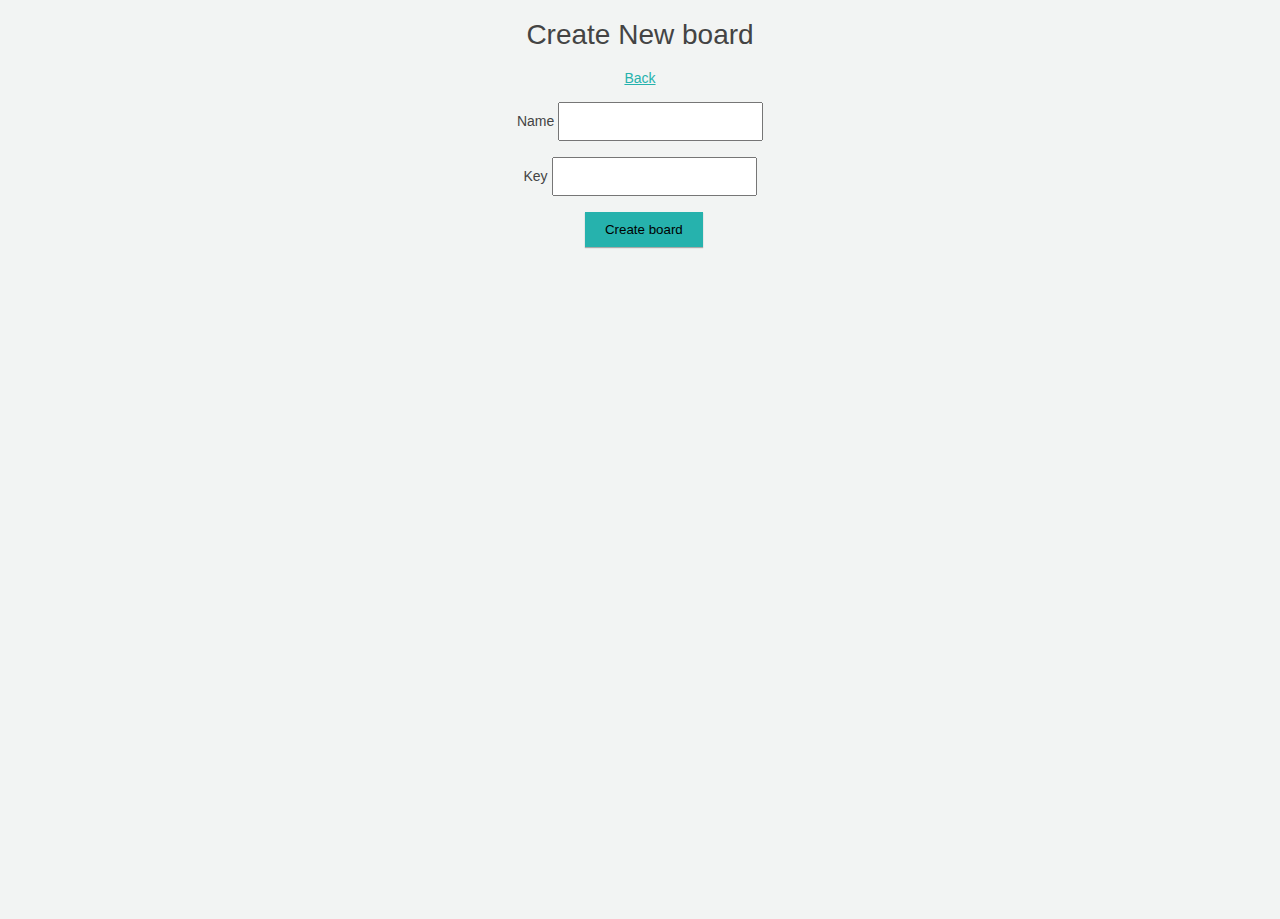
<file: views/boards/create_new_db.html>
<!DOCTYPE html>
<html lang="en">

<head>
    <link rel="stylesheet" href="../../public/css/main.css" >
</head>

<body>
<div align="center">
    <main class="main">
        <h1>Create New board</h1>
        <a href="./dashboard.html" >Back</a><br><br>
        <form class="form-input" action="/boards" method="post">
            <div class="form-group">
                <label for="name">Name</label>
                <input type="text" class="form-control" id="name" name="name" required/>
            </div>
            <br>
            <div class="form-group">
                <label for="key">Key</label>
                <input type="text" class="form-control" id="key" name="key" required/>
            </div>
            <br>
            &nbsp;&nbsp;<input class="btn btn-primary" type="submit" value="Create board" />
            <br>
        </form>
    </main>
    </div>
</body>

</html>
</file>
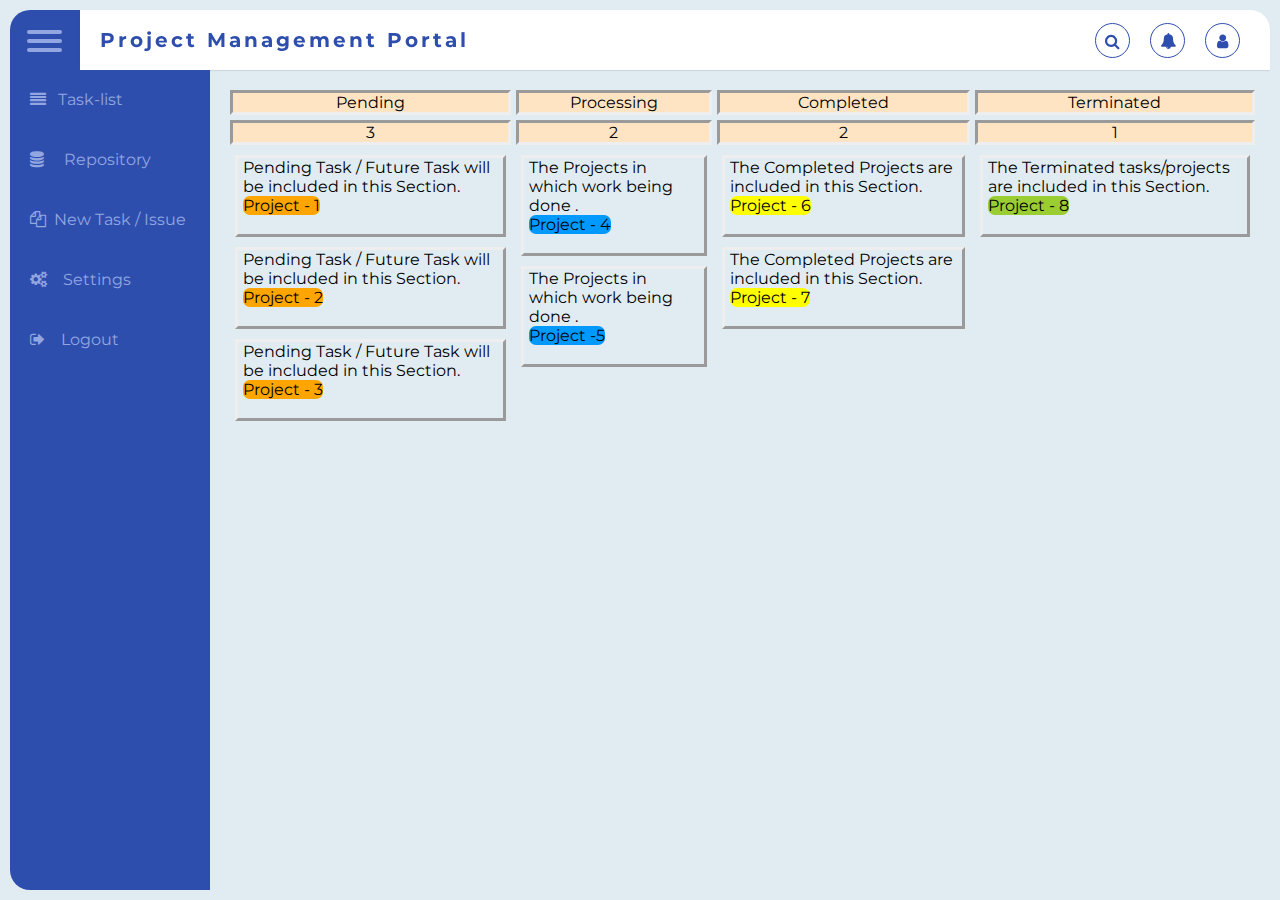
<file: views/boards/dashboard.html>
<!DOCTYPE html>
<html lang="en">

<head>
    <meta charset="UTF-8">
    <title>Dashboard</title>
    <link rel="stylesheet" href="https://cdnjs.cloudflare.com/ajax/libs/font-awesome/4.7.0/css/font-awesome.min.css">

    <script src="https://code.jquery.com/jquery-3.4.1.min.js"></script>
    <link rel="stylesheet" href="https://stackpath.bootstrapcdn.com/bootstrap/4.1.3/css/bootstrap.min.css" integrity="sha384-MCw98/SFnGE8fJT3GXwEOngsV7Zt27NXFoaoApmYm81iuXoPkFOJwJ8ERdknLPMO" crossorigin="anonymous">
    <link rel="stylesheet" href="./css/main.css">
    
    <script src="https://code.jquery.com/jquery-3.3.1.slim.min.js" integrity="sha384-q8i/X+965DzO0rT7abK41JStQIAqVgRVzpbzo5smXKp4YfRvH+8abtTE1Pi6jizo" crossorigin="anonymous"></script>
    <script src="https://cdnjs.cloudflare.com/ajax/libs/popper.js/1.14.3/umd/popper.min.js" integrity="sha384-ZMP7rVo3mIykV+2+9J3UJ46jBk0WLaUAdn689aCwoqbBJiSnjAK/l8WvCWPIPm49" crossorigin="anonymous"></script>
    <script src="https://stackpath.bootstrapcdn.com/bootstrap/4.1.3/js/bootstrap.min.js" integrity="sha384-ChfqqxuZUCnJSK3+MXmPNIyE6ZbWh2IMqE241rYiqJxyMiZ6OW/JmZQ5stwEULTy" crossorigin="anonymous"></script>
</head>

<body>

    <div class="wrapper">
        <div class="top_navbar">
            <div class="hamburger">
                <div class="one"></div>
                <div class="two"></div>
                <div class="three"></div>
            </div>
            <div class="top_menu">
                <div class="logo">
                    Project Management Portal
                </div>
                <ul>
                    <li>
                        <a href="#">
                            <i class="fa fa-search"></i></a>
                    </li>
                    <li>
                        <a href="#">
                            <i class="fa fa-bell"></i>
                        </a>
                    </li>
                    <li>
                        <a href="../users/userdetails.htm">
                            <i class="fa fa-user"></i>
                        </a>
                    </li>
                </ul>
            </div>
        </div>

        <div class="sidebar">
            <ul>
                <li>
                    <a href="#"><i class="fa fa-align-justify" aria-hidden="true"></i>&nbsp;&nbsp;
                        Task-list</a>
                </li>

                <li>
                    <a href="https://github.com/Aryan12345nn/Project-Management-Portal" target="__blank"> <i class="fa fa-database" aria-hidden="true"></i> &nbsp; &nbsp; Repository
                    </a>
                </li>
              
                <li>
                    <a href="../issues/new.html"> <i class="fa fa-files-o" aria-hidden="true"></i>&nbsp; New Task / Issue</a>
                </li>

                <li>

                    <a href="../settings/settings.html"> <i class="fa fa-cogs" aria-hidden="true"></i> &nbsp;&nbsp; Settings</a>
                </li>

                <li>

                    <a href="../login/login.html">
                        <i class="fa fa-sign-out" aria-hidden="true"></i> &nbsp;&nbsp; Logout
                    </a>
                </li>
                <br>

            </ul>
        </div>

        <div class="main_container">
            <div class="card-containers">
                <div class="levels list">
                    <span class="leveless">Pending</span>
                    <span class="leveless" id="todo-count">3</span>

                    <div class="todo-item list-item" draggable="true">
                        <section>
                            <p> Pending Task / Future Task will be included in this Section. </p>
                            <span style="background-color: orange;
                                    box-sizing: content-box; border-radius: 7px;
                                    align-content: center;"> Project - 1 </span>
                            <br>
                            <br>
                        </section>

                    </div>
                    <div class="todo-item list-item" draggable="true">
                        <section>
                            <p> Pending Task / Future Task will be included in this Section. </p>
                            <span style="background-color: orange;
                                    box-sizing: content-box; border-radius: 7px;
                                    align-content: center;"> Project - 2 </span>
                            <br>
                            <br>
                        </section>

                    </div>
                    <div class="todo-item list-item" draggable="true">
                        <section>
                            <p> Pending Task / Future Task will be included in this Section. </p>
                            <span style="background-color: orange;
                                    box-sizing: content-box; border-radius: 7px;
                                    align-content: center;"> Project - 3 </span>
                            <br>
                            <br>
                            </section>

                    </div>



                </div>

                <div class="levels list">
                    <span class="leveless">Processing</span>
                    <span class="leveless" id="inprogress-count">2</span>

                    <div class="Inprogress-item list-item" draggable="true">
                        <section>
                            <p> The Projects in which work being done . </p>
                            <span style="background-color: rgb(0, 153, 255);
                                    box-sizing: content-box; border-radius: 7px;
                                    align-content: center;"> Project - 4 </span>
                            <br>
                            <br>
                        </section>

                    </div>


                    <div class="Inprogress-item list-item" draggable="true">
                        <section>
                            <p> The Projects in which work being done . </p>
                            <span style="background-color: rgb(0, 153, 255);
                                    box-sizing: content-box; border-radius: 7px;
                                    align-content: center;"> Project -5 </span>
                            <br>
                            <br>
                         </section>

                    </div>

                </div>

                <div class="levels list">
                    <span class="leveless">Completed</span>
                    <span class="leveless" id="intesting-count">2</span>
                    <div class="intesting-item list-item" draggable="true">
                        <section>
                            <p> The Completed Projects are included in this Section. </p>
                            <span style="background-color: yellow;
                                    box-sizing: content-box; border-radius: 7px;
                                    align-content: center;"> Project - 6 </span>
                            <br>
                            <br>
                        </section>

                    </div>

                    <div class="intesting-item list-item" draggable="true">
                        <section>
                            <p> The Completed Projects are included in this Section. </p>
                            <span style="background-color: yellow;
                                    box-sizing: content-box; border-radius: 7px;
                                    align-content: center;"> Project - 7 </span>
                            <br>
                            <br>
                        </section>

                    </div>

                </div>

                <div class="levels list">
                    <span class="leveless">Terminated</span>
                    <span class="leveless" id="done-count">1</span>
                    <div class="done-item list-item" draggable="true">
                        <section>
                            <p>The Terminated tasks/projects are included in this Section. </p>
                            <span style="background-color: yellowgreen;
                                    box-sizing: content-box; border-radius: 7px;
                                    align-content: center;"> Project - 8 </span>
                            <br>
                            <br>
                        </section>
                </div>

            </div>

        </div>
    </div>
    
    <script src="./js/draggable.js"></script>
    <script>
        $(document).ready(function() {
            $("#exampleModalCenter").modal();
        });
    </script>
</body>

</html>

</html>
</file>
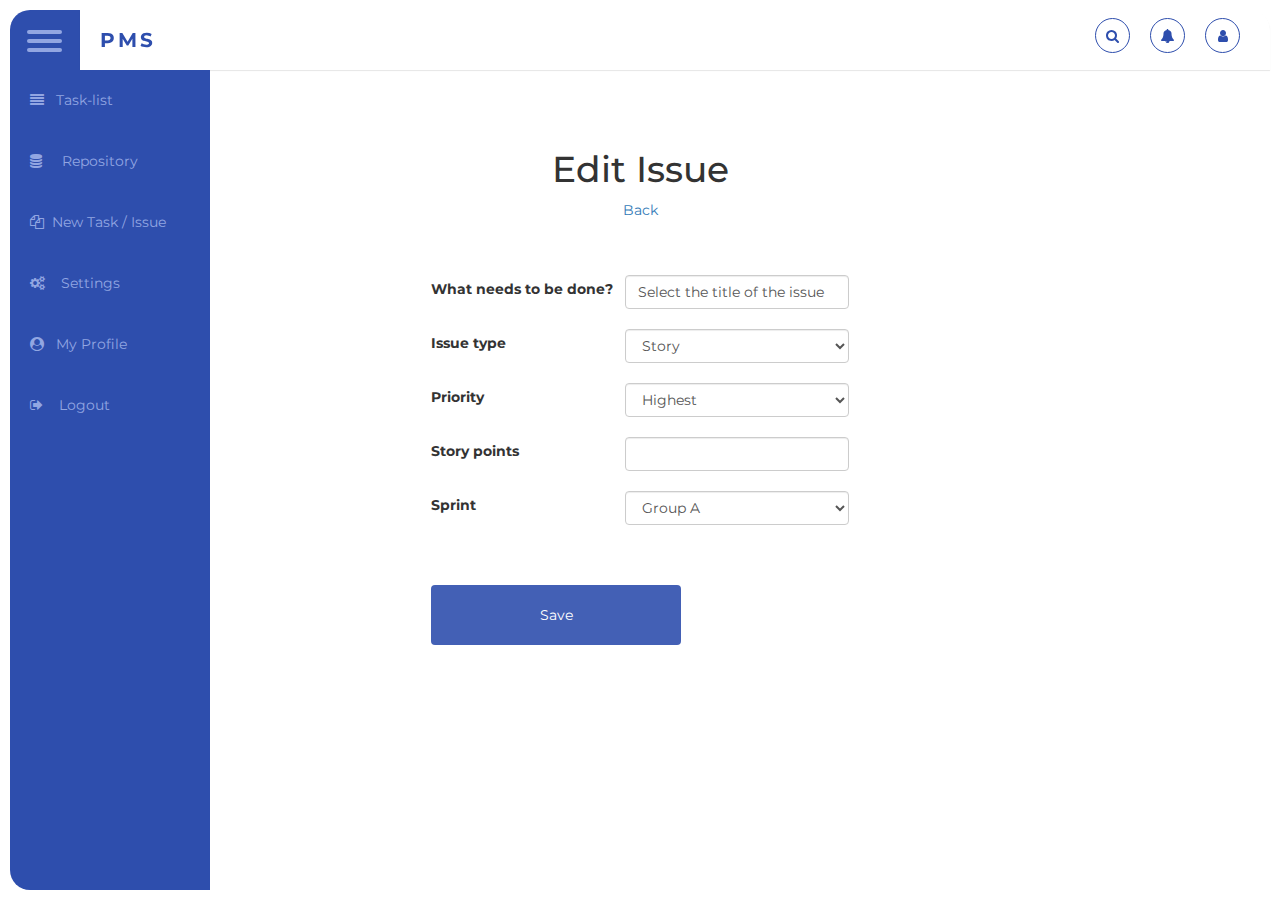
<file: views/issues/edit.html>
<!DOCTYPE html>
<html lang="en">

<head>
    <meta charset="UTF-8">
    <title>Edit Issue / Task</title>
    <link rel="stylesheet" href="./main.css">
    <link rel="stylesheet" href="https://cdnjs.cloudflare.com/ajax/libs/font-awesome/4.7.0/css/font-awesome.min.css">
    <script src="https://code.jquery.com/jquery-3.4.1.min.js"></script>
    <!-- <script>
        $(document).ready(function() {
            $(".hamburger").click(function() {
                $(".wrapper").toggleClass("collapse");
            });
        });
    </script> -->

    <link href="//maxcdn.bootstrapcdn.com/bootstrap/3.3.0/css/bootstrap.min.css" rel="stylesheet" id="bootstrap-css">
    <script src="//maxcdn.bootstrapcdn.com/bootstrap/3.3.0/js/bootstrap.min.js"></script>
    <script src="//code.jquery.com/jquery-1.11.1.min.js"></script>

</head>

<body>

    <div class="wrapper">
        <div class="top_navbar">
            <div class="hamburger">
                <div class="one"></div>
                <div class="two"></div>
                <div class="three"></div>
            </div>
            <div class="top_menu">
                <div class="logo">
                    PMS
                </div>
                <ul>
                    <li>
                        <a href="#">
                            <i class="fa fa-search"></i></a>
                    </li>
                    <li>
                        <a href="#">
                            <i class="fa fa-bell"></i>
                        </a>
                    </li>
                    <li>
                        <a href="../users/userdetails.htm">
                            <i class="fa fa-user"></i>
                        </a>
                    </li>
                </ul>
            </div>
        </div>

        <div class="sidebar">
            <ul>
                <li>
                    <a href="../boards/dashboard.html"><i class="fa fa-align-justify" aria-hidden="true"></i>&nbsp;&nbsp;
                        Task-list</a>
                </li>


                <li>
                    <a href="https://github.com/Aryan12345nn/Project-Management-Portal" target="__blank"> <i class="fa fa-database" aria-hidden="true"></i> &nbsp; &nbsp; Repository
                    </a>
                </li>

                <li>
                    <a href="../issues/new.html"> <i class="fa fa-files-o" aria-hidden="true"></i>&nbsp; New Task / Issue</a>
                </li>

                <li>

                    <a href="../settings/settings.html"> <i class="fa fa-cogs" aria-hidden="true"></i> &nbsp;&nbsp; Settings</a>
                </li>

                <li>

                    <a href="../users/userdetails.htm"> <i class="fa fa-user-circle" aria-hidden="true"></i>&nbsp;&nbsp; My Profile</a>
                </li>

                <li>

                    <a href="../login/login.html">
                        <i class="fa fa-sign-out" aria-hidden="true"></i> &nbsp;&nbsp; Logout
                    </a>
                </li>
                <br>

            </ul>
        </div>

        <div style="height: 120px;"></div>

        <div class="main" align="center">
            <h1>Edit Issue</h1>
            <a href="../boards/dashboard.html" onclick="history.go(-1)">Back</a>
            <br><br><br>

            <table>
                <form class="form-input" action="./show.html">

                    <tr>
                        <div class="form-group">
                            <td>
                                <label for="title">What needs to be done? &nbsp;&nbsp;</label>
                            </td>
                            <td>
                                <input type="text" class="form-control" id="title" name="title" value="Select the title of the issue" required>
                            </td>
                        </div>
                    </tr>

                    <tr>
                        <td>
                            <br>
                        </td>
                    </tr>

                    <tr>

                        <div class="form-group">
                            <td>
                                <label for="type">Issue type</label>
                            </td>
                            <td>
                                <select name="type" class="form-control short" id="type">
								<option value="Story">
									Story
							</option>
							<option value="Task">
								Task
							</option>
							<option value="Bug">
								Bug
							</option>
							<option value="Epic">
								Epic
							</option>
						</select>
                            </td>
                        </div>
                    </tr>


                    <tr>
                        <td>
                            <br>
                        </td>
                    </tr>

                    <tr>
                        <div class="form-group">
                            <td>
                                <label for="priority">Priority</label>
                            </td>
                            <td>
                                <select name="priority" class="form-control short" id="priority">
								<option value="Highest" >
									Highest
							</option>
							<option value="Highest" >
								High
							</option>
							<option value="Highest" >
								Medium
							</option>
							<option value="Highest" >
								Low
							</option>
							<option value="Highest" >
								Lowest
							</option>
						</select>
                            </td>
                        </div>
                    </tr>


                    <tr>
                        <td>
                            <br>
                        </td>
                    </tr>


                    <tr>
                        <div class="form-group">
                            <td>
                                <label for="storyPoints">Story points</label>
                            </td>
                            <td>
                                <input type="number" class="form-control shorter" id="storyPoints" name="storyPoints" value="<%= issue.storyPoints %>">
                            </td>
                        </div>
                    </tr>


                    <tr>
                        <td>
                            <br>
                        </td>
                    </tr>

                    <tr>
                        <div class="form-group">
                            <td>
                                <label for="sprint">Sprint</label>
                            </td>
                            <td>
                                <select name="sprint" class="form-control normal" id="sprint">
								<option value="Group A" >
									Group A
								</option>
								<option value="Group A" >
									Group B
								</option>
								<option value="Group A" >
									Group C
								</option>
							</select>
                            </td>
                        </div>
                    </tr>


                    <tr>
                        <td>
                            <br>
                        </td>
                    </tr>

                    <tr>
                        <td colspan="2">
                            <input class="btn flat-button" type="submit" value="Save">
                        </td>
                    </tr>
                </form>
            </table>
        </div>
</body>

</html>
</file>
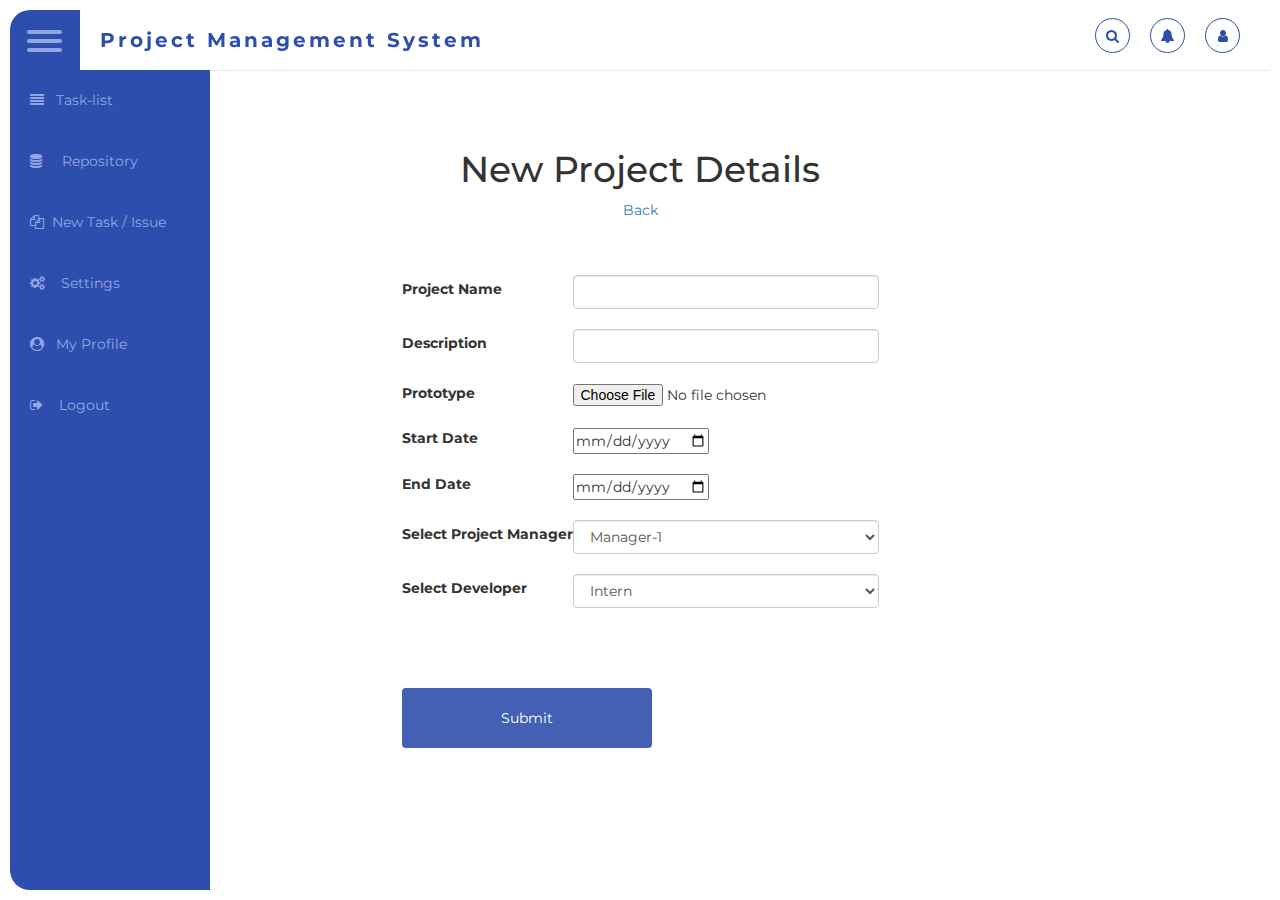
<file: views/issues/new.html>
<!DOCTYPE html>
<html lang="en">

<head>
    <meta charset="UTF-8">
    <title>Add New Project</title>
    <link rel="stylesheet" href="./main.css">
    <link rel="stylesheet" href="https://cdnjs.cloudflare.com/ajax/libs/font-awesome/4.7.0/css/font-awesome.min.css">
    <script src="https://code.jquery.com/jquery-3.4.1.min.js"></script>
    

    <link href="//maxcdn.bootstrapcdn.com/bootstrap/3.3.0/css/bootstrap.min.css" rel="stylesheet" id="bootstrap-css">
    <script src="//maxcdn.bootstrapcdn.com/bootstrap/3.3.0/js/bootstrap.min.js"></script>
    <script src="//code.jquery.com/jquery-1.11.1.min.js"></script>

</head>

<body>

    <div class="wrapper">
        <div class="top_navbar">
            <div class="hamburger">
                <div class="one"></div>
                <div class="two"></div>
                <div class="three"></div>
            </div>
            <div class="top_menu">
                <div class="logo">
                    Project Management System
                </div>
                <ul>
                    <li>
                        <a href="#">
                            <i class="fa fa-search"></i></a>
                    </li>
                    <li>
                        <a href="#">
                            <i class="fa fa-bell"></i>
                        </a>
                    </li>
                    <li>
                        <a href="../users/userdetails.htm">
                            <i class="fa fa-user"></i>
                        </a>
                    </li>
                </ul>
            </div>
        </div>

        <div class="sidebar">
            <ul>
                <li>
                    <a href="../boards/dashboard.html"><i class="fa fa-align-justify" aria-hidden="true"></i>&nbsp;&nbsp;
                        Task-list</a>
                </li>

               

                <li>
                    <a href="https://github.com/Aryan12345nn/Project-Management-Portal" target="__blank"> <i class="fa fa-database" aria-hidden="true"></i> &nbsp; &nbsp; Repository
                    </a>
                </li>

                <li>
                    <a href="../issues/new.html"> <i class="fa fa-files-o" aria-hidden="true"></i>&nbsp; New Task / Issue</a>
                </li>

                <li>

                    <a href="../settings/settings.html"> <i class="fa fa-cogs" aria-hidden="true"></i> &nbsp;&nbsp; Settings</a>
                </li>

                <li>

                    <a href="../users/userdetails.htm"> <i class="fa fa-user-circle" aria-hidden="true"></i>&nbsp;&nbsp; My Profile</a>
                </li>

                <li>

                    <a href="../login/login.html">
                        <i class="fa fa-sign-out" aria-hidden="true"></i> &nbsp;&nbsp; Logout
                    </a>
                </li>
                <br>

            </ul>
        </div>


        <div style="height: 120px;"></div>

        <div class="main" align="center">
            <h1>New Project Details

            </h1>
            <a href="../boards/dashboard.html" id="back-link">Back</a><br><br><br>
            <form action="./show.html" class="form-input">
                <table>
                    <tr>
                        <div class="form-group">
                            <td>
                                <label for="title">Project Name &nbsp;&nbsp;</label>
                            </td>
                            <td>
                                <input type="text" class="form-control" id="title" name="title" required />
                            </td>
                        </div>
                    </tr>


                    <tr>
                        <td>
                            <br>
                        </td>
                    </tr>
                     
                    <tr>
                        <div class="form-group">
                            <td>
                                <label for="storyPoints">Description</label>
                            </td>
                            <td>

                                <input type="text" class="form-control" id="Description" name="Description" required />
                            </td>
                        </div>
                    </tr>

                    <tr>
                        <td>
                            <br>
                        </td>
                    </tr>

                    <tr>
                        <div class="form-group">
                            <td>
                                <label for="storyPoints">Prototype</label>
                            </td>
                            <td>

                                <input type= "file" name="Upload" accept = "application/pdf,.csv, application/vnd.openxmlformats-officedocument.spreadsheetml.sheet, application/vnd.ms-excel">
                            </td>
                        </div>
                    </tr>

                    <tr>
                        <td>
                            <br>
                        </td>
                    </tr>


                    <tr>
                        <div class="form-group">
                            <td>
                                <label for="storyPoints">Start Date</label>
                            </td>
                            <td>

                                <input type="date" id="sdate" name="sdate">
                            </td>
                        </div>
                    </tr>

                    <tr>
                        <td>
                            <br>
                        </td>
                    </tr>




                    <tr>
                        <div class="form-group">
                            <td>
                                <label for="storyPoints">End Date</label>
                            </td>
                            <td>

                                <input type="date" id="edate" name="edate">
                            </td>
                        </div>
                    </tr>

                    <tr>
                        <td>
                            <br>
                        </td>
                    </tr>




                    <tr>
                        <div class="form-group">
                            <td>
                                <label for="priority">Select Project Manager</label>
                            </td>
                            <td>
                                <select name="priority" class="form-control short" id="priority">
						<option value="Manager-1" >
							Manager-1
						</option>
                        <option value="Manager-2" >
							Manager-2
						</option>
                        <option value="Manager-3" >
							Manager-3
						</option>
                        <option value="Manager-4" >
							Manager-4
						</option>
                    </select>
                            </td>
                        </div>
                    </tr>


                    <tr>
                        <td>
                            <br>
                        </td>
                    </tr>







                    <tr>
                        <div class="form-group">
                            <td>
                                <label for="type">Select Developer</label>
                            </td>
                            <td> <select name="type" class="form-control short" id="type">
                            <option value="Intern">
                                Intern
                            </option>
                            <option value="Jr. Developer">
                                Jr. Developer
                            </option>
                            <option value="Sr. Developer">
                                Sr. Developer
                            </option>
                            </select>
                            </td>
                        </div>
                    </tr>


                    <tr>
                        <td>
                            <br>
                        </td>
                    </tr>
                   


                    <tr>
                        <td>
                            <br>
                        </td>
                    </tr>

                    <tr>
                        <td colspan="2">

                            <input class="btn flat-button" type="submit" value="Submit" />
                        </td>
                    </tr>
                </table>
            </form>
        </div>
</body>

</html>
</file>
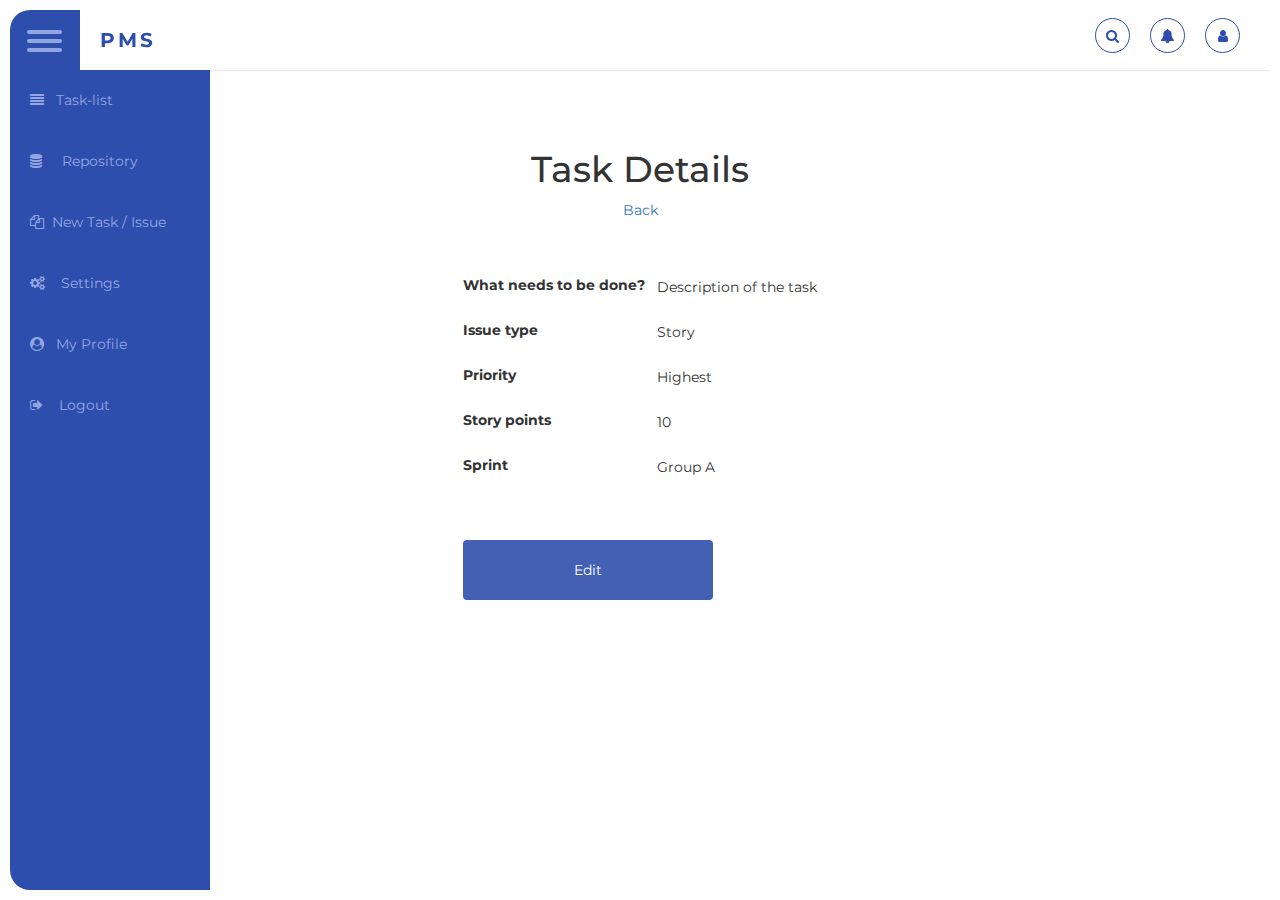
<file: views/issues/show.html>
<!DOCTYPE html>
<html lang="en">

<head>
    <meta charset="UTF-8">
    <title>Task Details</title>
    <link rel="stylesheet" href="./main.css">
    <link rel="stylesheet" href="https://cdnjs.cloudflare.com/ajax/libs/font-awesome/4.7.0/css/font-awesome.min.css">
    <script src="https://code.jquery.com/jquery-3.4.1.min.js"></script>
    <!-- <script>
        $(document).ready(function() {
            $(".hamburger").click(function() {
                $(".wrapper").toggleClass("collapse");
            });
        });
    </script> -->

    <link href="//maxcdn.bootstrapcdn.com/bootstrap/3.3.0/css/bootstrap.min.css" rel="stylesheet" id="bootstrap-css">
    <script src="//maxcdn.bootstrapcdn.com/bootstrap/3.3.0/js/bootstrap.min.js"></script>
    <script src="//code.jquery.com/jquery-1.11.1.min.js"></script>

</head>

<body>

    <div class="wrapper">
        <div class="top_navbar">
            <div class="hamburger">
                <div class="one"></div>
                <div class="two"></div>
                <div class="three"></div>
            </div>
            <div class="top_menu">
                <div class="logo">
                    PMS
                </div>
                <ul>
                    <li>
                        <a href="#">
                            <i class="fa fa-search"></i></a>
                    </li>
                    <li>
                        <a href="#">
                            <i class="fa fa-bell"></i>
                        </a>
                    </li>
                    <li>
                        <a href="../users/userdetails.htm">
                            <i class="fa fa-user"></i>
                        </a>
                    </li>
                </ul>
            </div>
        </div>

        <div class="sidebar">
            <ul>
                <li>
                    <a href="../boards/dashboard.html"><i class="fa fa-align-justify" aria-hidden="true"></i>&nbsp;&nbsp;
                        Task-list</a>
                </li>


                <li>
                    <a href="https://github.com/Aryan12345nn/Project-Management-Portal" target="__blank"> <i class="fa fa-database" aria-hidden="true"></i> &nbsp; &nbsp; Repository
                    </a>
                </li>

                <li>
                    <a href="../issues/new.html"> <i class="fa fa-files-o" aria-hidden="true"></i>&nbsp; New Task / Issue</a>
                </li>

                <li>

                    <a href="../settings/settings.html"> <i class="fa fa-cogs" aria-hidden="true"></i> &nbsp;&nbsp; Settings</a>
                </li>

                <li>

                    <a href="../users/userdetails.htm"> <i class="fa fa-user-circle" aria-hidden="true"></i>&nbsp;&nbsp; My Profile</a>
                </li>

                <li>

                    <a href="../login/login.html">
                        <i class="fa fa-sign-out" aria-hidden="true"></i> &nbsp;&nbsp; Logout
                    </a>
                </li>
                <br>

            </ul>
        </div>

        <div style="height: 120px;"></div>

        <div class="main" align="center">
            <h1>Task Details</h1>
            <a href="../boards/dashboard.html" onclick="history.go(-1)">Back</a>
            <br><br><br>

            <table>
                <form class="form-input" action="./edit.html">

                    <tr>
                        <div class="form-group">
                            <td>
                                <label for="title">What needs to be done? &nbsp;&nbsp;</label>
                            </td>
                            <td>
                                Description of the task
                            </td>
                        </div>
                    </tr>

                    <tr>
                        <td>
                            <br>
                        </td>
                    </tr>

                    <tr>

                        <div class="form-group">
                            <td>
                                <label for="type">Issue type</label>
                            </td>
                            <td>
                                Story
                            </td>
                        </div>
                    </tr>


                    <tr>
                        <td>
                            <br>
                        </td>
                    </tr>

                    <tr>
                        <div class="form-group">
                            <td>
                                <label for="priority">Priority</label>
                            </td>
                            <td>
                                Highest
                            </td>
                        </div>
                    </tr>


                    <tr>
                        <td>
                            <br>
                        </td>
                    </tr>


                    <tr>
                        <div class="form-group">
                            <td>
                                <label for="storyPoints">Story points</label>
                            </td>
                            <td>
                                10
                            </td>
                        </div>
                    </tr>


                    <tr>
                        <td>
                            <br>
                        </td>
                    </tr>

                    <tr>
                        <div class="form-group">
                            <td>
                                <label for="sprint">Sprint</label>
                            </td>
                            <td>
                                Group A
                            </td>
                        </div>
                    </tr>


                    <tr>
                        <td>
                            <br>
                        </td>
                    </tr>

                    <tr>
                        <td colspan="2">
                            <input class="btn flat-button" type="submit" value="Edit">
                        </td>
                    </tr>
                </form>
            </table>
        </div>
</body>

</html>
</file>
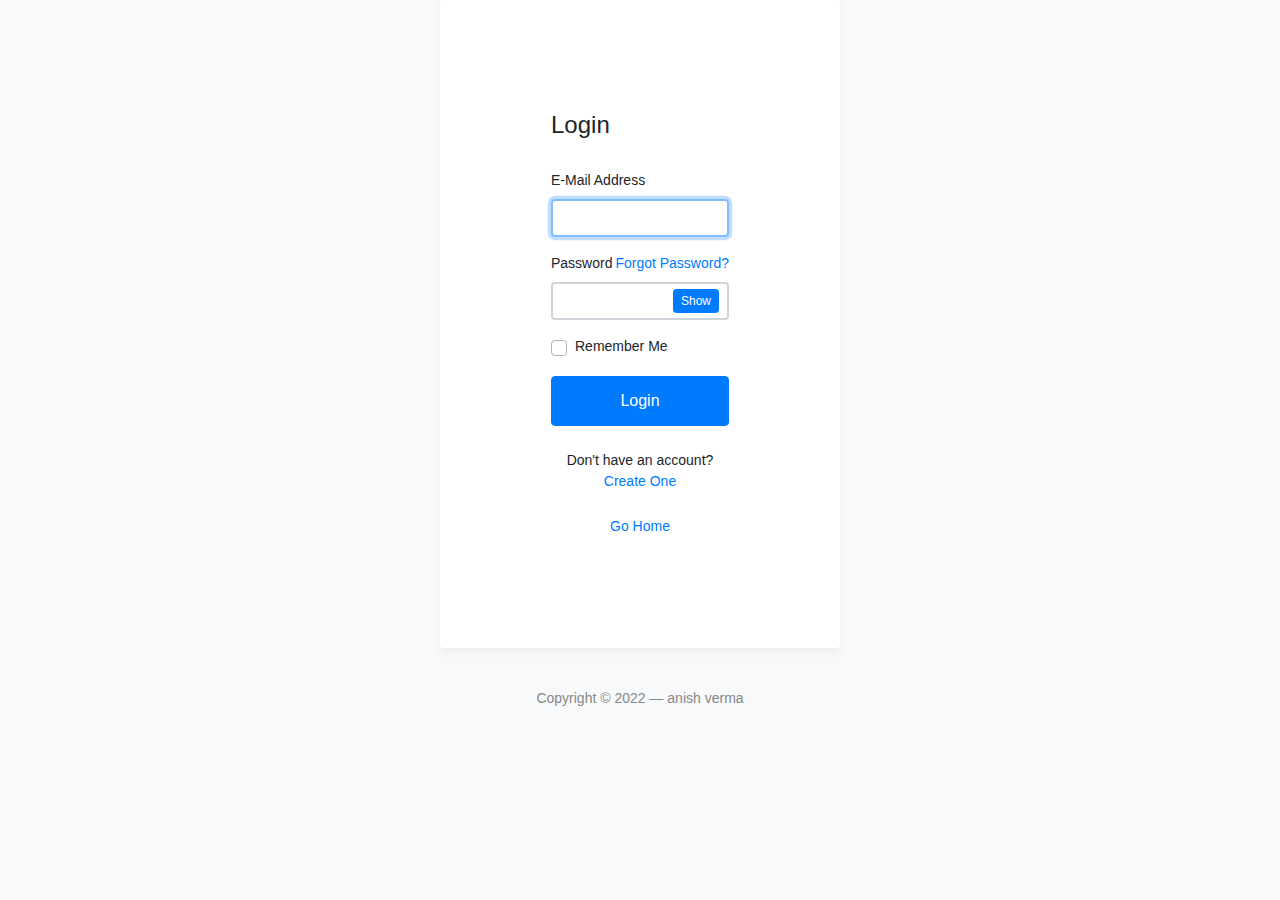
<file: views/login/login.html>
<!DOCTYPE html>
<html lang="en">

<head>
    <meta charset="utf-8">
    <meta name="author" content="Kodinger">
    <meta name="viewport" content="width=device-width,initial-scale=1">
    <title>Login Page</title>
    <link rel="stylesheet" href="https://stackpath.bootstrapcdn.com/bootstrap/4.3.1/css/bootstrap.min.css" integrity="sha384-ggOyR0iXCbMQv3Xipma34MD+dH/1fQ784/j6cY/iJTQUOhcWr7x9JvoRxT2MZw1T" crossorigin="anonymous">
    <link rel="stylesheet" type="text/css" href="./main.css">
    <link rel="stylesheet" href="script.js">
</head>

<body class="my-login-page">
    <section class="h-100">
        <div class="container h-100">
            <div class="row justify-content-md-center h-100">
                <div class="card-wrapper">
                    
                    <div class="card fat">
                        <div class="card-body">
                            <h4 class="card-title">Login</h4>
                            <form method="GET" class="my-login-validation" novalidate="" action="../boards/dashboard.html">
                                <div class="form-group">
                                    <label for="email">E-Mail Address</label>
                                    <input id="email" type="email" class="form-control" name="email" value="" required autofocus>
                                    <div class="invalid-feedback">
                                        Email is invalid
                                    </div>
                                </div>

                                <div class="form-group">
                                    <label for="password">Password
										<a href="../password-reset/reset_email.html" class="float-right">
											Forgot Password?
										</a>
									</label>
                                    <input id="password" type="password" class="form-control" name="password" required data-eye>
                                    <div class="invalid-feedback">
                                        Password is required
                                    </div>
                                </div>

                                <div class="form-group">
                                    <div class="custom-checkbox custom-control">
                                        <input type="checkbox" name="remember" id="remember" class="custom-control-input">
                                        <label for="remember" class="custom-control-label">Remember Me</label>
                                    </div>
                                </div>

                                <div class="form-group m-0">
                                    <button type="submit" class="btn btn-primary btn-block">
										Login
									</button>
                                </div>
                                <div class="mt-4 text-center">
                                    Don't have an account? <a href="../signup/signup.html">Create One</a>
                                </div>

                                <div class="mt-4 text-center">
                                    <a href="../../index.html">Go Home</a>
                                </div>
                            </form>
                        </div>
                    </div>
                    <div class="footer">
                        Copyright &copy; 2022 &mdash; anish verma
                    </div>
                </div>
            </div>
        </div>
    </section>

    <script src="https://code.jquery.com/jquery-3.3.1.slim.min.js" integrity="sha384-q8i/X+965DzO0rT7abK41JStQIAqVgRVzpbzo5smXKp4YfRvH+8abtTE1Pi6jizo" crossorigin="anonymous"></script>
    <script src="https://cdnjs.cloudflare.com/ajax/libs/popper.js/1.14.7/umd/popper.min.js" integrity="sha384-UO2eT0CpHqdSJQ6hJty5KVphtPhzWj9WO1clHTMGa3JDZwrnQq4sF86dIHNDz0W1" crossorigin="anonymous"></script>
    <script src="https://stackpath.bootstrapcdn.com/bootstrap/4.3.1/js/bootstrap.min.js" integrity="sha384-JjSmVgyd0p3pXB1rRibZUAYoIIy6OrQ6VrjIEaFf/nJGzIxFDsf4x0xIM+B07jRM" crossorigin="anonymous"></script>
    <script src="./script.js"></script>

</body>

</html>
</file>
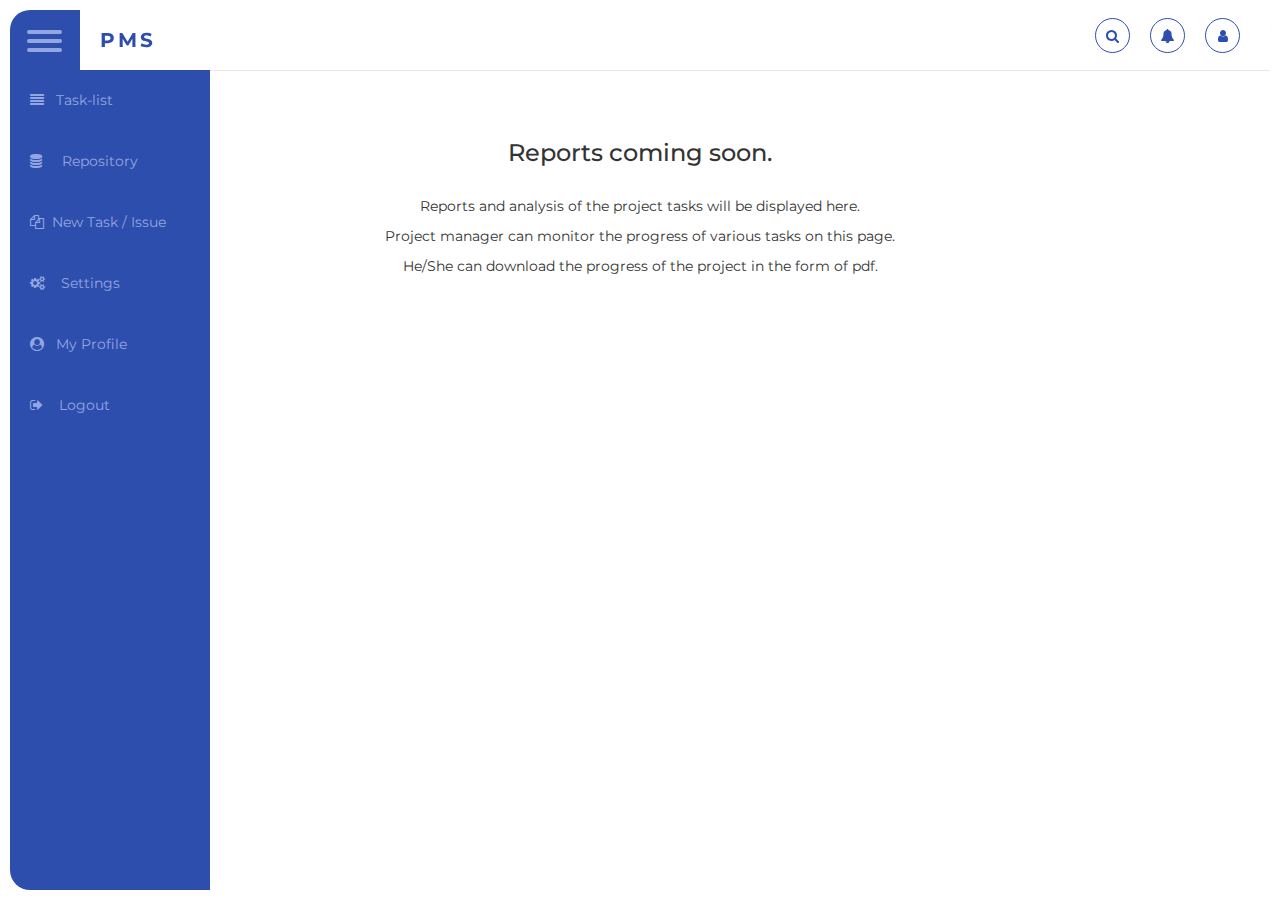
<file: views/reports/report.html>
<!DOCTYPE html>
<html lang="en">

<head>
    <meta charset="UTF-8">
    <title>Project Settings</title>
    <link rel="stylesheet" href="./main.css">
    <link rel="stylesheet" href="https://cdnjs.cloudflare.com/ajax/libs/font-awesome/4.7.0/css/font-awesome.min.css">
    <script src="https://code.jquery.com/jquery-3.4.1.min.js"></script>
    <link rel="stylesheet" href="./main.css">
    <!-- <script>
        $(document).ready(function() {
            $(".hamburger").click(function() {
                $(".wrapper").toggleClass("collapse");
            });
        });
    </script> -->

    <link href="//maxcdn.bootstrapcdn.com/bootstrap/3.3.0/css/bootstrap.min.css" rel="stylesheet" id="bootstrap-css">
    <script src="//maxcdn.bootstrapcdn.com/bootstrap/3.3.0/js/bootstrap.min.js"></script>
    <script src="//code.jquery.com/jquery-1.11.1.min.js"></script>
    <script type="text/javascript">
        window.onload = function() {
            var chart = new CanvasJS.Chart("chartContainer", {
                title: {
                    text: "Progress of Project - A"
                },
                legend: {
                    maxWidth: 350,
                    itemWidth: 120
                },
                data: [{
                    type: "pie",
                    showInLegend: true,
                    legendText: "{indexLabel}",
                    dataPoints: [{
                        y: 4181563,
                        indexLabel: "Task 1"
                    }, {
                        y: 2175498,
                        indexLabel: "Task 2"
                    }, {
                        y: 3125844,
                        indexLabel: "Task 3"
                    }, {
                        y: 1176121,
                        indexLabel: "Task 4"
                    }, ]
                }]
            });
            chart.render();
        }
    </script>
    <script type="text/javascript" src="https://canvasjs.com/assets/script/canvasjs.min.js"></script>
</head>

<body>

    <div class="wrapper">
        <div class="top_navbar">
            <div class="hamburger">
                <div class="one"></div>
                <div class="two"></div>
                <div class="three"></div>
            </div>
            <div class="top_menu">
                <div class="logo">
                    PMS
                </div>
                <ul>
                    <li>
                        <a href="#">
                            <i class="fa fa-search"></i></a>
                    </li>
                    <li>
                        <a href="#">
                            <i class="fa fa-bell"></i>
                        </a>
                    </li>
                    <li>
                        <a href="../users/userdetails.htm">
                            <i class="fa fa-user"></i>
                        </a>
                    </li>
                </ul>
            </div>
        </div>

        <div class="sidebar">
            <ul>
                <li>
                    <a href="../boards/dashboard.html"><i class="fa fa-align-justify" aria-hidden="true"></i>&nbsp;&nbsp;
                        Task-list</a>
                </li>


                <li>
                    <a href="https://github.com/Aryan12345nn/Project-Management-Portal" target="__blank"> <i class="fa fa-database" aria-hidden="true"></i> &nbsp; &nbsp; Repository
                    </a>
                </li>

                <li>
                    <a href="../issues/new.html"> <i class="fa fa-files-o" aria-hidden="true"></i>&nbsp; New Task / Issue</a>
                </li>

                <li>

                    <a href="../settings/settings.html"> <i class="fa fa-cogs" aria-hidden="true"></i> &nbsp;&nbsp; Settings</a>
                </li>

                <li>

                    <a href="../users/userdetails.htm"> <i class="fa fa-user-circle" aria-hidden="true"></i>&nbsp;&nbsp; My Profile</a>
                </li>

                <li>

                    <a href="../login/login.html">
                        <i class="fa fa-sign-out" aria-hidden="true"></i> &nbsp;&nbsp; Logout
                    </a>
                </li>
                <br>

            </ul>
        </div>

        <div style="height: 110px;"></div>
        <div>
            <center>
                <h3>
                    Reports coming soon.
                </h3>
                <br>
                <p>
                    Reports and analysis of the project tasks will be displayed here.
                </p>
                <p>
                    Project manager can monitor the progress of various tasks on this page.
                </p>

                <p>
                    He/She can download the progress of the project in the form of pdf.
                </p>
                <br><br>
                <div id="chartContainer" style="height: 300px; width: 30%;"></div>
            </center>
        </div>
</body>

</html>
</file>
<file: public/css/main.css>
html,
body {
    font-family: 'Open Sans', sans-serif;
    font-size: 14px;
    height: 100%;
    color: #444;
    background-color: #f2f4f3;
}

h1,
h2,
h3,
h4,
h5,
h6 {
    font-family: 'Open Sans light', sans-serif;
    font-weight: 300;
}

a {
    color: #26b2ad;
}

a:hover {
    text-decoration: none;
    color: #3e3e3e;
}

input.form-control {
    padding: 10px 12px;
    height: auto;
}

input.form-control:focus,
textarea.form-control:focus {
    box-shadow: none;
    border-color: #26b2ad;
}

img {
    max-width: 100%;
}

.label-default {
    font-size: 1em;
}

.color-primary {
    color: #26b2ad;
}

.color-badge {
    color: #10e1c2;
}

.no-padding-left {
    padding-left: 0;
}

.no-padding-right {
    padding-right: 0;
}

.no-side-padding {
    padding-left: 0;
    padding-right: 0;
}

.show-on-hover {
    display: none;
}

.status-msg {
    padding: 10px;
    display: block;
    text-align: center;
    margin-bottom: 5px;
    color: #fff;
}

.status-msg.error-msg {
    background-color: #ef8282;
}

.status-msg.success-msg {
    background-color: #48D0BE;
}

.noScroll {
    overflow-y: hidden;
}

.dim {
    opacity: .5;
}

.circle {
    border-radius: 100%;
}

.weight {
    background-color: #10e1c2;
    color: #4f4055;
    padding: 2px 8px;
    border-radius: 15px;
    font-size: 14px;
}

.panel {
    box-shadow: none;
    -webkit-box-shadow: none;
    -moz-box-shadow: none;
}

.panel .panel-heading {
    background-color: #d3dddf;
    color: rgba(100, 100, 100, 0.8);
    font-size: 1.3em;
    padding: 15px;
}

.panel.panel-list .panel-body {
    padding: 0;
}

.panel.panel-list a {
    display: block;
    padding: 8px 25px;
    border-left: 4px solid #fff;
    transition-duration: .2s;
    color: #333;
    font-size: 1em;
    border-bottom: 1px solid #e0e9e8;
}

.panel.panel-list a:hover {
    border-left-color: #26b2ad;
    background-color: #fafafa;
    text-decoration: none;
}

.panel.panel-list a.with-number {
    padding-left: 10px;
}

.panel.panel-list a.with-number .dim {
    font-size: .7em;
}

.panel.panel-list .panel-body p {
    margin-bottom: 0;
    padding: 10px;
}

.side-nav {
    position: fixed;
    top: 0;
    left: 0;
    width: 250px;
    height: 100%;
    background-color: #3e3e3e;
    color: rgba(150, 150, 150, 0.2);
}

.side-nav a {
    color: rgba(150, 150, 150, 0.6);
    transition-duration: .2s;
}

.side-nav a:hover {
    color: #fff;
    text-decoration: none;
}

.side-nav .logo-section {
    display: block;
    padding: 10px 25px;
    font-family: 'Pacifico', cursive;
    font-size: 1.5em;
    text-align: left;
    background-color: #26b2ad;
}

.side-nav .logo-section p {
    color: #fff;
    margin-bottom: 0;
}

.side-nav .logo-section p:hover {
    text-decoration: none;
}

.side-nav .user-section {
    padding: 25px;
    text-align: center;
}

.side-nav .user-section p {
    color: #fff;
    text-align: center;
}

.side-nav .user-section img {
    width: 40px;
    height: 40px;
    border-radius: 100%;
    display: block;
    margin: 0 auto;
}

.side-nav .search input {
    border-radius: 0;
    border: none;
    background-color: rgba(150, 150, 150, 0.2);
    padding: 10px 20px;
    color: #fff;
}

.side-nav .search input:focus {
    -moz-box-shadow: none;
    -webkit-box-shadow: none;
    box-shadow: none;
}

.side-nav .menu h3 {
    font-size: 1.2em;
    padding-left: 20px;
    padding-right: 20px;
    color: rgba(150, 150, 150, 0.6);
}

.side-nav .menu a {
    display: block;
    font-size: .95em;
    box-sizing: border-box;
    padding: 6px 16px;
    border-left: 4px solid #3e3e3e;
}

.side-nav .menu a:hover,
.side-nav .menu a.active {
    border-left: 4px solid #26b2ad;
    color: #fff;
}

.side-nav .menu a:last-child {
    margin-top: 20px;
}

.side-nav .line {
    padding-left: 20px;
    padding-right: 20px;
}

.side-nav .menu a i {
    display: inline-block;
    width: 20px;
    font-size: 1.3em;
    padding-right: 10px;
}

.side-nav .menu a:last-child i {
    position: relative;
    top: 1px;
}

.side-nav .line hr {
    border-top: none;
    height: 2px;
    background-color: rgba(150, 150, 150, 0.1);
    margin-top: 40px;
}

.side-nav .footer {
    padding-left: 20px;
    padding-right: 20px;
}

.side-nav .footer {
    text-align: center;
}

.side-nav .footer p {
    font-size: .8em;
}

.btn {
    padding: 10px 20px;
    border: none;
    transition-duration: .2s;
    -webkit-box-shadow: 0 1px 1px rgba(0, 0, 0, 0.3);
    -moz-box-shadow: 0 1px 1px rgba(0, 0, 0, 0.3);
    box-shadow: 0 1px 1px rgba(0, 0, 0, 0.3);
}

.btn:hover {
    opacity: .95;
}

.btn:focus,
.btn:active {
    outline: none;
    border: none;
}

.btn.btn-wide {
    width: 100%;
}

.btn-default {
    background-color: #ebefef;
}

.btn.btn-primary {
    background-color: #26b2ad;
}

.btn.btn-primary.btn-line {
    color: #26b2ad;
    border: 1px solid #26b2ad;
    background: transparent;
    box-shadow: none;
}

.btn.btn-primary.btn-line:hover {
    background-color: #26b2ad;
    color: #fff;
}

.btn-special {
    background-color: #f81280;
    color: #fff;
    font-size: 1.5em;
    font-weight: lighter;
    letter-spacing: 1px;
    padding: 20px 130px;
    margin-top: 40px;
}

.btn-special:hover {
    background-color: #d11264;
    color: #fff;
}

.popup-form {
    position: fixed;
    bottom: 0;
    right: 20px;
    width: 400px;
    max-width: 400px;
    background-color: #fff;
    box-shadow: 0 2px 10px rgba(50, 50, 50, 0.4);
    -webkit-box-shadow: 0 2px 10px rgba(50, 50, 50, 0.4);
    -moz-box-shadow: 0 2px 10px rgba(50, 50, 50, 0.4);
    display: none;
}

.popup-form header {
    padding: 10px;
    background: #3e3e3e;
    color: #fff;
}

.popup-form header p {
    margin-bottom: 0;
}

.popup-form header .actions i {
    color: #fff;
    transition-duration: .2s;
    opacity: .8;
}

.popup-form header .actions i:hover {
    opacity: 1;
    cursor: pointer;
}

.popup-form header .actions i:nth-child(1) {
    margin-right: 10px;
}

.popup-form.minimized {
    transition-duration: .3s;
    height: 40px !important;
}

.popup-form section {
    padding: 10px;
    padding-bottom: 60px;
}

.popup-form footer {
    width: 100%;
    padding: 10px;
    position: absolute;
    bottom: 0;
    background-color: #f2f4f3;
}

.popup-form.minimized footer {
    position: static;
}

.popup-form .form-control {
    margin-bottom: 10px;
}

.popup-form.new-task,
.popup-form.update-task {
    height: 450px;
}

.mega-menu .links {
    float: left;
    width: 30%;
    position: relative;
    left: 1px;
}

.mega-menu .links a {
    display: block;
    padding: 15px;
    font-size: 1.2em;
    text-decoration: none;
    color: #999c9b;
    border-left: 4px solid transparent;
}

.mega-menu .links a.active,
.mega-menu .links a:hover,
.mega-menu .links a:first-child {
    border-left-color: #26b2ad;
    color: #444;
}

.mega-menu .links a.active,
.mega-menu .links a:first-child {
    border-bottom: 1px solid #cdcdd4;
    background-color: #fff;
}

.mega-menu .links a.inactive {
    border-top: none;
    border-bottom: none;
    border-left: 4px solid transparent;
    color: #999c9b;
    font-weight: normal;
    background-color: transparent;
}

.mega-menu .links a.inactive:hover {
    border-left-color: #26b2ad;
    color: #444;
}

.mega-menu .content {
    float: left;
    width: 70%;
    padding: 10px;
    background-color: #fff;
    min-height: 500px;
}

.mega-menu .content .item {
    display: none;
}

.mega-menu .content .item:first-child {
    display: block;
}

.mega-menu .content header {
    line-height: .8;
}

.mega-menu .content header h2 {
    height: 40px;
    margin-top: 5px;
    margin-bottom: 15px;
    transition-duration: .2s;
    line-height: 2;
}

.mega-menu .content header i {
    color: #333;
}

.mega-menu .content header i:hover {
    opacity: .9;
    cursor: pointer;
}

.mega-menu .content header p {
    font-style: italic;
}

.mega-menu .content header .client-update-form {
    display: none;
}

.mega-menu .content header .client-update-form input {
    border: 1px solid rgba(50, 50, 50, 0.2);
    padding: 21px 10px;
    background-color: transparent;
    color: #fff;
    margin-top: 5px;
}

.mega-menu .content header .client-update-form input:focus {
    border-color: #fff;
}

.mega-menu .content .panel {
    margin-top: 10px;
    box-shadow: none;
    border: none;
}

.mega-menu.mega-menu-tab .links {
    float: none;
    width: auto;
    min-height: 56px;
    position: relative;
    z-index: 2;
}

.mega-menu.mega-menu-tab .links a {
    float: left;
    border-left: 1px solid transparent;
    border-bottom: none;
}

.mega-menu .links a.inactive:hover {
    border-left-color: transparent;
}

.mega-menu.mega-menu-tab .content {
    float: none;
    width: auto;
    position: relative;
    top: -3px;
    left: 1px;
    z-index: 1;
    background-color: #fff;
}

.client.page-title-section {
    height: 70px;
}

.task-list-row,
.task-list-row .col-md-4,
.mega-menu.mega-menu-tab .content .item {
    height: 100%;
    min-height: 500px;
}

.task-list {
    padding: 15px 0;
    margin-bottom: 0;
    border-radius: 5px;
    max-height: 500px;
    min-height: 500px;
    overflow-y: auto;
    list-style: none;
    background-color: #fff;
}

.task-list .title {
    text-align: center;
    padding-bottom: 10px;
    border-bottom: 1px solid rgba(250, 250, 250, 0.2);
    color: #ccc;
}

.task-list li {
    padding: 10px;
    transition-duration: .2s;
    background-color: #F2F4F3;
    color: #777;
    margin-top: 5px;
}

.task-list li:hover {
    opacity: .9;
    cursor: pointer;
}

.task-list li .show-on-hover {
    opacity: 0;
}

.task-list li:hover .show-on-hover {
    opacity: 1;
    display: inline-block;
}

.task-list li span {
    transition-duration: .2s;
}

.task-list li span:hover {
    opacity: .7;
}

.task-list li span:first-child {
    margin-right: 5px;
}

.task-list.backlog li {
    margin-bottom: 20px;
}

.task-list.backlog li:nth-child(2),
.task-list.backlog li:nth-child(3),
.task-list.backlog li:nth-child(4) {
    margin-top: 0;
}

.priority-circle {
    display: inline-block;
    width: 13px;
    height: 13px;
    border-radius: 100%;
}

.priority-low {
    background-color: #00BCD4;
}

.priority-normal {
    background-color: #2196F3;
}

.priority-medium {
    background-color: #e167ff;
}

.priority-high {
    background-color: #FF9800;
}

.priority-highest {
    background-color: #ff4559;
}

#sheet {
    position: absolute;
    top: 0;
    left: 0;
    z-index: 100;
    width: 100%;
    height: 100%;
    background-color: #3e3e3e;
    opacity: .9;
    display: none;
}

#pop-up-prompt {
    position: absolute;
    left: 0;
    right: 0;
    z-index: 150;
    width: 100%;
    min-height: 400px;
    margin: 0 auto;
    color: #fff;
    display: none;
    text-align: center;
}

#pop-up-prompt h4 {
    margin-top: 30px;
}

#pop-up-prompt section {
    margin-top: 40px;
}

#pop-up-prompt section .btn {
    display: block;
    border-top: 1px solid rgba(250, 250, 250, 0.2);
    border-radius: 0;
    color: rgba(250, 250, 250, 0.2);
}

#pop-up-prompt section .btn:last-child {
    border-bottom: 1px solid rgba(250, 250, 250, 0.2);
}

#pop-up-prompt section .btn:hover {
    color: #fff;
    background-color: rgba(250, 250, 250, 0.1);
}

.content-area {
    padding: 20px;
    margin-left: 260px;
    min-height: 100%;
    border-top: 5px solid #26b2ad;
}

.page-title-section>h1 {
    height: 50px;
}

.page-title-section .btn.btn-primary {
    margin-top: 10px;
    margin-left: 10px;
}

.page-title-section:hover .show-on-hover {
    display: inline-block;
}

.page-title-section .label {
    margin-left: 5px;
}

.settings-container section {
    overflow: auto;
}

.settings-container .left-side {
    background-color: #3e3e3e;
    padding: 10px 20px;
    height: 600px;
}

.settings-container .left-side .info {
    float: left;
    padding: 10px 0 10px 10px;
}

.settings-container .left-side .info p {
    margin-bottom: 0;
}

.settings-container .left-side .info p.name {
    color: #fff;
}

.settings-container .left-side a {
    float: left;
}

.settings-container .left-side .bio {
    color: #fff;
    font-size: 1.1em;
    line-height: 2;
    text-align: center;
}

.settings-container .left-side hr {
    border-top: none;
    height: 2px;
    background-color: rgba(150, 150, 150, 0.1);
}

.settings-container .left-side .links a {
    float: none;
    color: rgba(150, 150, 150, 0.6);
    transition-duration: .2s;
}

.settings-container .left-side .links a:hover {
    color: #fff;
}

.settings-container .left-side .links span {
    display: inline-block;
    width: 13px;
}

.settings-container .right-side {
    padding-left: 5px;
}

.settings-container .right-side .mega-menu {
    padding-top: 50px;
}

.progress {
    background-color: #CECECE;
    border-radius: 0;
}

.progress-bar {
    background-color: #26b2ad;
    -webkit-box-shadow: none;
    -moz-box-shadow: none;
    box-shadow: none;
}

.table .progress {
    margin-bottom: 0;
}

.credential-form .form-group.type-0 {
    display: none;
}

.table>thead>tr>th,
.table>tbody>tr>th,
.table>tfoot>tr>th,
.table>thead>tr>td,
.table>tbody>tr>td,
.table>tfoot>tr>td {
    border-top: none;
}

.special-form {
    max-width: 500px;
    margin: 5% auto 0;
    background-color: #393d4e;
    padding: 10px;
    border-radius: 10px;
    box-shadow: 0 3px 5px rgba(50, 50, 50, 0.2);
    color: #fff;
}

.special-form img {
    max-width: 100%;
    width: 150px;
    display: block;
    margin: 0 auto;
}

.special-form hr {
    opacity: .1;
}

.special-form input {
    padding: 15px 25px;
}

.special-form .btn {
    padding: 20px;
}

.special-form a:hover {
    color: #26b2ad;
    text-decoration: underline;
}

.hug {
    width: 100%;
}

.hug-header {
    background-color: #fff;
}

.hug-header img {
    max-width: 125px;
    padding: 10px 0;
}

.hug-header .btn {
    font-size: 1.2em;
    margin-top: 35px;
    min-width: 130px;
}

.hug-header .btn.register {
    margin-right: 20px;
}

.hug-hero .left-side,
.hug-hero .right-side {
    width: 50%;
    float: left;
}

.hug-hero {
    background: url("/assets/img/hero_screen.png") no-repeat;
    background-size: cover;
    min-height: 730px;
    padding-top: 150px;
}

.hug-hero .left-side h1 {
    font-family: 'parmapetitregular';
    font-size: 7em;
    text-transform: uppercase;
    color: #26b2ad;
    line-height: .9;
}

.mascot {
    max-width: 475px;
}

.hug-skyline {
    background-color: #e1f2f1;
    height: 350px;
}

.hug-skyline .skyline {
    height: 350px;
    background: url("/assets/img/skyline.png") no-repeat;
    background-size: cover;
}

.hug-features {
    background-color: #393d4d;
    padding: 50px 0 150px;
    margin-top: -1px;
}

.hug-features h2 {
    color: #fff;
    font-family: 'Lobster', cursive;
    font-size: 3em;
    margin-bottom: 50px;
    text-transform: capitalize;
    letter-spacing: 2px;
}

.hug-features i {
    font-size: 6em;
    color: #26b2ad;
}

.hug-features h3 {
    margin-top: 0;
    color: #26b2ad;
    text-transform: uppercase;
    font-size: 1.4em;
    letter-spacing: 1px;
}

.hug-features h3 .new {
    color: #ffde00;
}

.hug-features p {
    color: #fff;
    line-height: 2;
    letter-spacing: .2px;
}

.hug-features .feature.centered {
    text-align: center;
    float: none;
    margin: 0 auto;
}

.hug-info {
    color: #26b2ad;
    padding-bottom: 290px;
    position: relative;
    background-color: #fff;
    background-image: url("/assets/img/oval_bg.png");
    background-repeat: no-repeat;
    background-position: right 0 bottom 0;
    background-size: contain;
}

.hug-info h2 {
    font-family: 'Lobster', cursive;
    font-size: 7em;
    text-transform: capitalize;
    margin-top: -90px;
}

.hug-info h3 {
    font-size: 3em;
}

.hug-info .row img {
    max-width: 100px;
    margin: 20px;
}

.hug-info .arrow {
    position: relative;
    top: -60px;
    max-width: 120px;
    margin-bottom: 50px;
}

.hug-ui {
    background-color: #26b2ad;
    color: #fff;
}

.hug-ui .text-bucket {
    width: 60%;
    margin: 0 auto;
    padding-bottom: 50px;
}

.hug-ui h2 {
    font-size: 5em;
    font-family: 'Lobster', cursive;
    text-transform: capitalize;
}

.hug-ui h3 {
    font-size: 2.5em;
}

.hug-ui img {
    border-top-right-radius: 10px;
    border-top-left-radius: 10px;
}

.hug-exit {
    background-color: #3e3e3e;
    color: #fff;
    text-align: center;
    position: relative;
}

.hug-exit .img {
    position: relative;
    top: -150px;
    max-width: 100%;
    padding-bottom: 600px;
    background-image: url("/assets/img/fantastic.png");
    background-repeat: no-repeat;
    background-size: 100%;
}

.hug-exit .img h2 {
    max-width: 50%;
    display: block;
    margin: 0 auto;
    font-weight: bold;
    text-transform: uppercase;
    font-weight: lighter;
    line-height: 1.3;
}

.hug-exit .img h2,
.hug-exit .img a {
    position: relative;
    top: 400px;
}

.hug-footer {
    background-color: #3e3e3e;
    color: rgba(200, 200, 200, 0.5);
}

.hug-footer hr {
    border: none;
    height: 1px;
    margin-bottom: 10px;
    background-color: rgba(200, 200, 200, 0.5);
}

.hug-footer h3 {
    font-size: 1.5em;
}

.hug-footer hr.special {
    background-color: #26b2ad;
}

.hug-footer a {
    color: #26b2ad;
}

.hug-footer a:hover {
    color: #fff;
}

.hug-footer .last-line {
    padding: 50px 0;
}

.project-list-container {
    padding: 10px;
    background-color: #fff;
    border-radius: 4px;
}

@media screen and (max-width: 991px) {
    .hug-hero {
        min-height: 530px;
    }
    .hug-hero .right-side {
        display: none;
    }
    .hug-hero .left-side {
        width: 100%;
        text-align: center;
    }
    .hug-features {
        text-align: center;
    }
    .hug-ui .text-bucket {
        width: 100%;
    }
    .hug-exit .img {
        background-image: none;
        position: static;
        padding-top: 50px;
        padding-bottom: 100px;
    }
    .hug-exit .img h2,
    .hug-exit .img a {
        position: static;
        max-width: 100%;
    }
    .hug-footer {
        text-align: center;
        margin-top: -1px;
    }
}

@media screen and (max-width: 770px) {
    .hug-hero h1 {
        font-size: 7em;
    }
}

@media screen and (max-width: 600px) {
    .hug-header .pull-left {
        float: none !important;
    }
    .hug-header img {
        display: block;
        margin: 0 auto;
    }
    .hug-header .btn.register {
        margin-right: 0;
    }
    .hug-header .btn {
        width: 40%;
        margin: 10px 6.6%;
    }
    .hug-hero h1 {
        font-size: 4em !important;
    }
    .btn-special {
        padding: 20px 20%;
    }
}


/*# sourceMappingURL=style.css.map */
</file>
<file: views/boards/css/main.css>
@import url('https://fonts.googleapis.com/css?family=Montserrat:400,600,700&display=swap');
* {
    margin: 0;
    padding: 0;
    list-style: none;
    text-decoration: none;
    box-sizing: border-box;
    font-family: 'Montserrat', sans-serif;
}

body {
    background: #e1ecf2;
}

.wrapper {
    margin: 10px;
}

.wrapper .top_navbar {
    width: calc(100% - 20px);
    height: 60px;
    display: flex;
    position: fixed;
    top: 10px;
}

.wrapper .top_navbar .hamburger {
    width: 70px;
    height: 100%;
    background: #2e4ead;
    padding: 15px 17px;
    border-top-left-radius: 20px;
    cursor: pointer;
}

.wrapper .top_navbar .hamburger div {
    width: 35px;
    height: 4px;
    background: #92a6e2;
    margin: 5px 0;
    border-radius: 5px;
}

.wrapper .top_navbar .top_menu {
    width: calc(100% - 70px);
    height: 100%;
    background: #fff;
    border-top-right-radius: 20px;
    display: flex;
    justify-content: space-between;
    align-items: center;
    padding: 0 20px;
    box-shadow: 0 1px 1px rgba(0, 0, 0, 0.1);
}

.wrapper .top_navbar .top_menu .logo {
    color: #2e4ead;
    font-size: 20px;
    font-weight: 700;
    letter-spacing: 3px;
}

.wrapper .top_navbar .top_menu ul {
    display: flex;
}

.wrapper .top_navbar .top_menu ul li a {
    display: block;
    margin: 0 10px;
    width: 35px;
    height: 35px;
    line-height: 35px;
    text-align: center;
    border: 1px solid #2e4ead;
    border-radius: 50%;
    color: #2e4ead;
}

.wrapper .top_navbar .top_menu ul li a:hover {
    background: #4360b5;
    color: #fff;
}

.wrapper .top_navbar .top_menu ul li a:hover i {
    color: #fff;
}

.wrapper .sidebar {
    position: fixed;
    top: 70px;
    left: 10px;
    background: #2e4ead;
    width: 200px;
    height: calc(100% - 80px);
    border-bottom-left-radius: 20px;
    transition: all 0.3s ease;
}

.wrapper .sidebar ul li a {
    display: block;
    padding: 20px;
    color: #fff;
    position: relative;
    margin-bottom: 1px;
    color: #92a6e2;
    white-space: nowrap;
}

.wrapper .sidebar ul li a:before {
    content: "";
    position: absolute;
    top: 0;
    left: 0;
    width: 3px;
    height: 100%;
    background: #92a6e2;
    display: none;
}

.wrapper .sidebar ul li a span.icon {
    margin-right: 10px;
    display: inline-block;
}

.wrapper .sidebar ul li a span.title {
    display: inline-block;
}

.wrapper .sidebar ul li a:hover,
.wrapper .sidebar ul li a.active {
    background: #4360b5;
    color: #fff;
}

.wrapper .sidebar ul li a:hover:before,
.wrapper .sidebar ul li a.active:before {
    display: block;
}

.wrapper .main_container {
    width: (100% - 200px);
    margin-top: 70px;
    margin-left: 200px;
    padding: 15px;
    transition: all 0.3s ease;
}

.wrapper .main_container .item {
    background: #fff;
    margin-bottom: 10px;
    padding: 15px;
    font-size: 14px;
    line-height: 22px;
}

.wrapper.collapse .sidebar {
    width: 70px;
}

.wrapper.collapse .sidebar ul li a {
    text-align: center;
}

.wrapper.collapse .sidebar ul li a span.icon {
    margin: 0;
}

.wrapper.collapse .sidebar ul li a span.title {
    display: none;
}

.wrapper.collapse .main_container {
    width: (100% - 70px);
    margin-left: 70px;
}

.main-container {
    display: flex;
}

.left-most-container {
    display: flex;
    margin-left: auto;
    width: 10%;
    height: 100%;
    float: left;
    flex-direction: column;
    justify-content: space-between;
    background-color: rgb(55, 55, 241);
    position: fixed;
}

.inner-top {
    display: flex;
    width: auto;
    height: auto;
    justify-content: center;
    flex-direction: column;
    color: #fff;
    justify-content: space-between;
}

.inner-bottom {
    display: flex;
    width: auto;
    height: auto;
    justify-content: center;
    flex-direction: column;
    color: #fff;
    justify-content: space-between;
}

.container-item-list {
    background-color: lightgray;
    justify-content: center;
    width: 20%;
    height: 100%;
    position: fixed;
    flex-direction: column;
    margin-left: 8%;
}

.container-board-items {
    display: inherit;
    margin-left: 5px;
    width: 100%;
    height: 100%;
    margin-left: 29%;
    justify-content: space-between;
    flex-direction: column;
}

.container-b-head {
    display: inherit;
    flex-direction: row;
    justify-content: space-between;
}

.search-dropdown {
    flex-direction: row;
    position: relative;
    display: inline-block;
}

.search-dropdown select {
    margin-left: 4px;
}

.card-containers {
    margin-top: 5px;
    display: flex;
    width: auto;
    height: auto;
    flex-direction: row;
    justify-content: space-between;
    overflow: auto;
}

.levels {
    display: flex;
    width: auto;
    height: auto;
    flex-direction: column;
    margin-left: 5px;
}

.leveless {
    justify-self: center;
    background-color: bisque;
    text-shadow: #fff;
    border-style: inset;
    text-align: center;
    margin-bottom: 5px;
}

.todo-item {
    display: flex;
    box-sizing: border-box;
    margin-top: 5px;
    margin-left: 5px;
    margin-right: 5px;
    margin-bottom: 5px;
    border-style: outset;
    padding-left: 5px;
    padding-right: 5px;
    overflow: auto;
}

.Inprogress-item {
    display: flex;
    box-sizing: border-box;
    margin-top: 5px;
    margin-left: 5px;
    margin-right: 5px;
    margin-bottom: 5px;
    border-style: outset;
    padding-left: 5px;
    padding-right: 5px;
    overflow: auto;
}

.codereview-item {
    display: flex;
    box-sizing: border-box;
    margin-top: 5px;
    margin-left: 5px;
    margin-right: 5px;
    margin-bottom: 5px;
    border-style: outset;
    padding-left: 5px;
    padding-right: 5px;
    overflow: auto;
}

.intesting-item {
    display: flex;
    box-sizing: border-box;
    margin-top: 5px;
    margin-left: 5px;
    margin-right: 5px;
    margin-bottom: 5px;
    border-style: outset;
    padding-left: 5px;
    padding-right: 5px;
    overflow: auto;
}

.done-item {
    display: flex;
    box-sizing: border-box;
    margin-top: 5px;
    margin-left: 5px;
    margin-right: 5px;
    margin-bottom: 5px;
    border-style: outset;
    padding-left: 5px;
    padding-right: 5px;
    overflow: auto;
}

.footer {
    margin: 200px 0;
    color: #888;
    text-align: center;
}
</file>
<file: views/issues/main.css>
@import url('https://fonts.googleapis.com/css?family=Montserrat:400,600,700&display=swap');
* {
    margin: 0;
    padding: 0;
    list-style: none;
    text-decoration: none;
    box-sizing: border-box;
    font-family: 'Montserrat', sans-serif;
}

body {
    background: #e1ecf2;
}

.wrapper {
    margin: 10px;
}

.wrapper .top_navbar {
    width: calc(100% - 20px);
    height: 60px;
    display: flex;
    position: fixed;
    top: 10px;
}

.wrapper .top_navbar .hamburger {
    width: 70px;
    height: 100%;
    background: #2e4ead;
    padding: 15px 17px;
    border-top-left-radius: 20px;
    cursor: pointer;
}

.wrapper .top_navbar .hamburger div {
    width: 35px;
    height: 4px;
    background: #92a6e2;
    margin: 5px 0;
    border-radius: 5px;
}

.wrapper .top_navbar .top_menu {
    width: calc(100% - 70px);
    height: 100%;
    background: #fff;
    border-top-right-radius: 20px;
    display: flex;
    justify-content: space-between;
    align-items: center;
    padding: 0 20px;
    box-shadow: 0 1px 1px rgba(0, 0, 0, 0.1);
}

.wrapper .top_navbar .top_menu .logo {
    color: #2e4ead;
    font-size: 20px;
    font-weight: 700;
    letter-spacing: 3px;
}

.wrapper .top_navbar .top_menu ul {
    display: flex;
}

.wrapper .top_navbar .top_menu ul li a {
    display: block;
    margin: 0 10px;
    width: 35px;
    height: 35px;
    line-height: 35px;
    text-align: center;
    border: 1px solid #2e4ead;
    border-radius: 50%;
    color: #2e4ead;
}

.wrapper .top_navbar .top_menu ul li a:hover {
    background: #4360b5;
    color: #fff;
}

.wrapper .top_navbar .top_menu ul li a:hover i {
    color: #fff;
}

.wrapper .sidebar {
    position: fixed;
    top: 70px;
    left: 10px;
    background: #2e4ead;
    width: 200px;
    height: calc(100% - 80px);
    border-bottom-left-radius: 20px;
    transition: all 0.3s ease;
}

.wrapper .sidebar ul li a {
    display: block;
    padding: 20px;
    color: #fff;
    position: relative;
    margin-bottom: 1px;
    color: #92a6e2;
    white-space: nowrap;
}

.wrapper .sidebar ul li a:before {
    content: "";
    position: absolute;
    top: 0;
    left: 0;
    width: 3px;
    height: 100%;
    background: #92a6e2;
    display: none;
}

.wrapper .sidebar ul li a span.icon {
    margin-right: 10px;
    display: inline-block;
}

.wrapper .sidebar ul li a span.title {
    display: inline-block;
}

.wrapper .sidebar ul li a:hover,
.wrapper .sidebar ul li a.active {
    background: #4360b5;
    color: #fff;
}

.wrapper .sidebar ul li a:hover:before,
.wrapper .sidebar ul li a.active:before {
    display: block;
}

.wrapper .main_container {
    width: (100% - 200px);
    margin-top: 70px;
    margin-left: 200px;
    padding: 15px;
    transition: all 0.3s ease;
}

.wrapper .main_container .item {
    background: #fff;
    margin-bottom: 10px;
    padding: 15px;
    font-size: 14px;
    line-height: 22px;
}

.wrapper.collapse .sidebar {
    width: 70px;
}

.wrapper.collapse .sidebar ul li a {
    text-align: center;
}

.wrapper.collapse .sidebar ul li a span.icon {
    margin: 0;
}

.wrapper.collapse .sidebar ul li a span.title {
    display: none;
}

.wrapper.collapse .main_container {
    width: (100% - 70px);
    margin-left: 70px;
}

.main-container {
    display: flex;
}

.left-most-container {
    display: flex;
    margin-left: auto;
    width: 10%;
    height: 100%;
    float: left;
    flex-direction: column;
    justify-content: space-between;
    background-color: rgb(55, 55, 241);
    position: fixed;
}

.inner-top {
    display: flex;
    width: auto;
    height: auto;
    justify-content: center;
    flex-direction: column;
    color: #fff;
    justify-content: space-between;
}

.inner-bottom {
    display: flex;
    width: auto;
    height: auto;
    justify-content: center;
    flex-direction: column;
    color: #fff;
    justify-content: space-between;
}

.container-item-list {
    background-color: lightgray;
    justify-content: center;
    width: 20%;
    height: 100%;
    position: fixed;
    flex-direction: column;
    margin-left: 8%;
}

.container-board-items {
    display: inherit;
    margin-left: 5px;
    width: 100%;
    height: 100%;
    margin-left: 29%;
    justify-content: space-between;
    flex-direction: column;
}

.container-b-head {
    display: inherit;
    flex-direction: row;
    justify-content: space-between;
}

.search-dropdown {
    flex-direction: row;
    position: relative;
    display: inline-block;
}

.search-dropdown select {
    margin-left: 4px;
}

.card-containers {
    margin-top: 5px;
    display: flex;
    width: auto;
    height: auto;
    flex-direction: row;
    justify-content: space-between;
    overflow: auto;
}

.levels {
    display: flex;
    width: auto;
    height: auto;
    flex-direction: column;
    margin-left: 5px;
}

.leveless {
    justify-self: center;
    background-color: bisque;
    text-shadow: #fff;
    border-style: inset;
    text-align: center;
    margin-bottom: 5px;
}

.todo-item {
    display: flex;
    box-sizing: border-box;
    margin-top: 5px;
    margin-left: 5px;
    margin-right: 5px;
    margin-bottom: 5px;
    border-style: outset;
    padding-left: 5px;
    padding-right: 5px;
    overflow: auto;
}

.Inprogress-item {
    display: flex;
    box-sizing: border-box;
    margin-top: 5px;
    margin-left: 5px;
    margin-right: 5px;
    margin-bottom: 5px;
    border-style: outset;
    padding-left: 5px;
    padding-right: 5px;
    overflow: auto;
}

.codereview-item {
    display: flex;
    box-sizing: border-box;
    margin-top: 5px;
    margin-left: 5px;
    margin-right: 5px;
    margin-bottom: 5px;
    border-style: outset;
    padding-left: 5px;
    padding-right: 5px;
    overflow: auto;
}

.intesting-item {
    display: flex;
    box-sizing: border-box;
    margin-top: 5px;
    margin-left: 5px;
    margin-right: 5px;
    margin-bottom: 5px;
    border-style: outset;
    padding-left: 5px;
    padding-right: 5px;
    overflow: auto;
}

.done-item {
    display: flex;
    box-sizing: border-box;
    margin-top: 5px;
    margin-left: 5px;
    margin-right: 5px;
    margin-bottom: 5px;
    border-style: outset;
    padding-left: 5px;
    padding-right: 5px;
    overflow: auto;
}

.footer {
    margin: 200px 0;
    color: #888;
    text-align: center;
}

.flat-button {
    position: relative;
    width: 250px;
    height: 60px;
    background: #4360b5;
    margin: 0 auto;
    margin-top: 40px;
    overflow: hidden;
    z-index: 1;
    cursor: pointer;
    transition: color .3s;
    /* Typo */
    line-height: 60px;
    text-align: center;
    color: #fff;
}

.flat-button:after {
    position: absolute;
    top: 90%;
    left: 0;
    width: 100%;
    height: 100%;
    background: #4360b5;
    content: "";
    z-index: -2;
    transition: transform .3s;
}

.flat-button:hover::after {
    transform: translateY(-80%);
    transition: transform .3s;
}
</file>
<file: views/login/main.css>
html,
body {
    height: 100%;
}

body.my-login-page {
    background-color: #f7f9fb;
    font-size: 14px;
}

.my-login-page .brand {
    width: 90px;
    height: 90px;
    overflow: hidden;
    border-radius: 50%;
    margin: 40px auto;
    box-shadow: 0 4px 8px rgba(0, 0, 0, .05);
    position: relative;
    z-index: 1;
}

.my-login-page .brand img {
    width: 100%;
}

.my-login-page .card-wrapper {
    width: 400px;
}

.my-login-page .card {
    border-color: transparent;
    box-shadow: 0 4px 8px rgba(0, 0, 0, .05);
}

.my-login-page .card.fat {
    padding: 90px;
}

.my-login-page .card .card-title {
    margin-bottom: 30px;
}

.my-login-page .form-control {
    border-width: 2.3px;
}

.my-login-page .form-group label {
    width: 100%;
}

.my-login-page .btn.btn-block {
    padding: 12px 10px;
}

.my-login-page .footer {
    margin: 40px 0;
    color: #888;
    text-align: center;
}

@media screen and (max-width: 425px) {
    .my-login-page .card-wrapper {
        width: 90%;
        margin: 0 auto;
    }
}

@media screen and (max-width: 320px) {
    .my-login-page .card.fat {
        padding: 0;
    }
    .my-login-page .card.fat .card-body {
        padding: 15px;
    }
}
</file>
<file: views/reports/main.css>
@import url('https://fonts.googleapis.com/css?family=Montserrat:400,600,700&display=swap');
* {
    margin: 0;
    padding: 0;
    list-style: none;
    text-decoration: none;
    box-sizing: border-box;
    font-family: 'Montserrat', sans-serif;
}

body {
    background: #e1ecf2;
}

.wrapper {
    margin: 10px;
}

.wrapper .top_navbar {
    width: calc(100% - 20px);
    height: 60px;
    display: flex;
    position: fixed;
    top: 10px;
}

.wrapper .top_navbar .hamburger {
    width: 70px;
    height: 100%;
    background: #2e4ead;
    padding: 15px 17px;
    border-top-left-radius: 20px;
    cursor: pointer;
}

.wrapper .top_navbar .hamburger div {
    width: 35px;
    height: 4px;
    background: #92a6e2;
    margin: 5px 0;
    border-radius: 5px;
}

.wrapper .top_navbar .top_menu {
    width: calc(100% - 70px);
    height: 100%;
    background: #fff;
    border-top-right-radius: 20px;
    display: flex;
    justify-content: space-between;
    align-items: center;
    padding: 0 20px;
    box-shadow: 0 1px 1px rgba(0, 0, 0, 0.1);
}

.wrapper .top_navbar .top_menu .logo {
    color: #2e4ead;
    font-size: 20px;
    font-weight: 700;
    letter-spacing: 3px;
}

.wrapper .top_navbar .top_menu ul {
    display: flex;
}

.wrapper .top_navbar .top_menu ul li a {
    display: block;
    margin: 0 10px;
    width: 35px;
    height: 35px;
    line-height: 35px;
    text-align: center;
    border: 1px solid #2e4ead;
    border-radius: 50%;
    color: #2e4ead;
}

.wrapper .top_navbar .top_menu ul li a:hover {
    background: #4360b5;
    color: #fff;
}

.wrapper .top_navbar .top_menu ul li a:hover i {
    color: #fff;
}

.wrapper .sidebar {
    position: fixed;
    top: 70px;
    left: 10px;
    background: #2e4ead;
    width: 200px;
    height: calc(100% - 80px);
    border-bottom-left-radius: 20px;
    transition: all 0.3s ease;
}

.wrapper .sidebar ul li a {
    display: block;
    padding: 20px;
    color: #fff;
    position: relative;
    margin-bottom: 1px;
    color: #92a6e2;
    white-space: nowrap;
}

.wrapper .sidebar ul li a:before {
    content: "";
    position: absolute;
    top: 0;
    left: 0;
    width: 3px;
    height: 100%;
    background: #92a6e2;
    display: none;
}

.wrapper .sidebar ul li a span.icon {
    margin-right: 10px;
    display: inline-block;
}

.wrapper .sidebar ul li a span.title {
    display: inline-block;
}

.wrapper .sidebar ul li a:hover,
.wrapper .sidebar ul li a.active {
    background: #4360b5;
    color: #fff;
}

.wrapper .sidebar ul li a:hover:before,
.wrapper .sidebar ul li a.active:before {
    display: block;
}

.wrapper .main_container {
    width: (100% - 200px);
    margin-top: 70px;
    margin-left: 200px;
    padding: 15px;
    transition: all 0.3s ease;
}

.wrapper .main_container .item {
    background: #fff;
    margin-bottom: 10px;
    padding: 15px;
    font-size: 14px;
    line-height: 22px;
}

.wrapper.collapse .sidebar {
    width: 70px;
}

.wrapper.collapse .sidebar ul li a {
    text-align: center;
}

.wrapper.collapse .sidebar ul li a span.icon {
    margin: 0;
}

.wrapper.collapse .sidebar ul li a span.title {
    display: none;
}

.wrapper.collapse .main_container {
    width: (100% - 70px);
    margin-left: 70px;
}

.main-container {
    display: flex;
}

.left-most-container {
    display: flex;
    margin-left: auto;
    width: 10%;
    height: 100%;
    float: left;
    flex-direction: column;
    justify-content: space-between;
    background-color: rgb(55, 55, 241);
    position: fixed;
}

.inner-top {
    display: flex;
    width: auto;
    height: auto;
    justify-content: center;
    flex-direction: column;
    color: #fff;
    justify-content: space-between;
}

.inner-bottom {
    display: flex;
    width: auto;
    height: auto;
    justify-content: center;
    flex-direction: column;
    color: #fff;
    justify-content: space-between;
}

.container-item-list {
    background-color: lightgray;
    justify-content: center;
    width: 20%;
    height: 100%;
    position: fixed;
    flex-direction: column;
    margin-left: 8%;
}

.container-board-items {
    display: inherit;
    margin-left: 5px;
    width: 100%;
    height: 100%;
    margin-left: 29%;
    justify-content: space-between;
    flex-direction: column;
}

.container-b-head {
    display: inherit;
    flex-direction: row;
    justify-content: space-between;
}

.search-dropdown {
    flex-direction: row;
    position: relative;
    display: inline-block;
}

.search-dropdown select {
    margin-left: 4px;
}

.card-containers {
    margin-top: 5px;
    display: flex;
    width: auto;
    height: auto;
    flex-direction: row;
    justify-content: space-between;
    overflow: auto;
}

.levels {
    display: flex;
    width: auto;
    height: auto;
    flex-direction: column;
    margin-left: 5px;
}

.leveless {
    justify-self: center;
    background-color: bisque;
    text-shadow: #fff;
    border-style: inset;
    text-align: center;
    margin-bottom: 5px;
}

.todo-item {
    display: flex;
    box-sizing: border-box;
    margin-top: 5px;
    margin-left: 5px;
    margin-right: 5px;
    margin-bottom: 5px;
    border-style: outset;
    padding-left: 5px;
    padding-right: 5px;
    overflow: auto;
}

.Inprogress-item {
    display: flex;
    box-sizing: border-box;
    margin-top: 5px;
    margin-left: 5px;
    margin-right: 5px;
    margin-bottom: 5px;
    border-style: outset;
    padding-left: 5px;
    padding-right: 5px;
    overflow: auto;
}

.codereview-item {
    display: flex;
    box-sizing: border-box;
    margin-top: 5px;
    margin-left: 5px;
    margin-right: 5px;
    margin-bottom: 5px;
    border-style: outset;
    padding-left: 5px;
    padding-right: 5px;
    overflow: auto;
}

.intesting-item {
    display: flex;
    box-sizing: border-box;
    margin-top: 5px;
    margin-left: 5px;
    margin-right: 5px;
    margin-bottom: 5px;
    border-style: outset;
    padding-left: 5px;
    padding-right: 5px;
    overflow: auto;
}

.done-item {
    display: flex;
    box-sizing: border-box;
    margin-top: 5px;
    margin-left: 5px;
    margin-right: 5px;
    margin-bottom: 5px;
    border-style: outset;
    padding-left: 5px;
    padding-right: 5px;
    overflow: auto;
}

.footer {
    margin: 200px 0;
    color: #888;
    text-align: center;
}

.flat-button {
    position: relative;
    width: 250px;
    height: 60px;
    background: #4360b5;
    margin: 0 auto;
    margin-top: 40px;
    overflow: hidden;
    z-index: 1;
    cursor: pointer;
    transition: color .3s;
    /* Typo */
    line-height: 60px;
    text-align: center;
    color: #fff;
}

.flat-button:after {
    position: absolute;
    top: 90%;
    left: 0;
    width: 100%;
    height: 100%;
    background: #4360b5;
    content: "";
    z-index: -2;
    transition: transform .3s;
}

.flat-button:hover::after {
    transform: translateY(-80%);
    transition: transform .3s;
}
</file>
